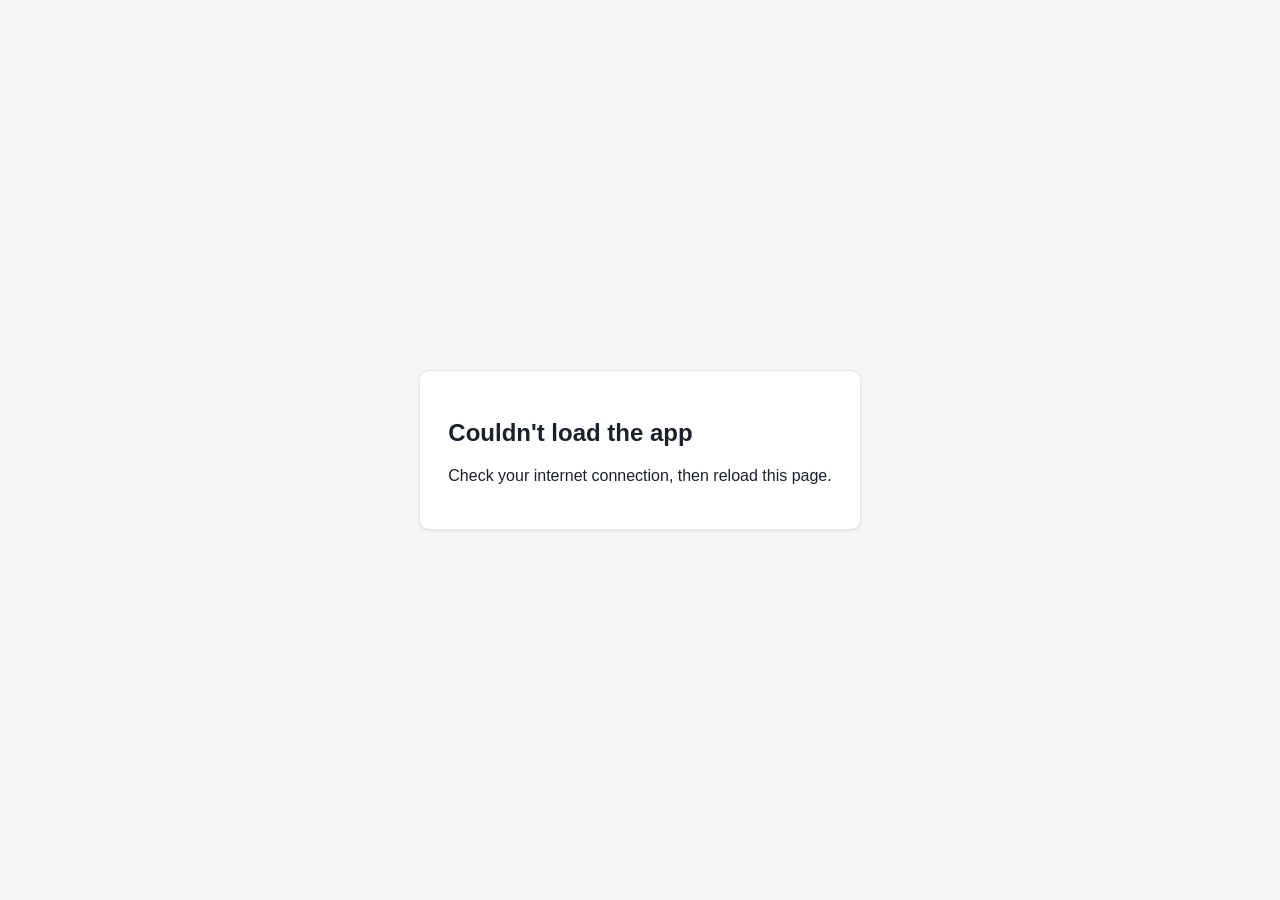
<file: index.html>
<!DOCTYPE html>
<html lang="en">
<head>
<meta charset="UTF-8">
<meta name="viewport" content="width=device-width, initial-scale=1.0">
<title>Finance Tracker</title>
<link rel="stylesheet" href="css/style.css">
</head>
<body>
<div id="loadingScreen" class="setup-notice">
  <div class="setup-notice-inner">
    <h2>Loading…</h2>
    <p id="loadingMessage">Connecting to the app.</p>
  </div>
</div>

<div id="setupNotice" class="setup-notice" hidden>
  <div class="setup-notice-inner">
    <h2>One more step</h2>
    <p>This app needs to be connected to a Supabase project before it can be used.
       Open <code>js/config.js</code> and paste in your Project URL and anon key.
       See the README for the full walkthrough.</p>
  </div>
</div>

<div id="authScreen" class="auth-screen" hidden>
  <div class="auth-card">
    <h1>Finance Tracker</h1>
    <p class="auth-subtitle">Sign in to see your data on any device.</p>
    <div class="auth-tabs">
      <button type="button" class="auth-tab active" data-tab="signin">Sign In</button>
      <button type="button" class="auth-tab" data-tab="signup">Sign Up</button>
    </div>
    <form id="signInForm" class="auth-form">
      <label>
        Email
        <input type="email" id="signInEmail" required autocomplete="email">
      </label>
      <label>
        Password
        <input type="password" id="signInPassword" required autocomplete="current-password">
      </label>
      <button type="submit" class="btn btn-primary">Sign In</button>
    </form>
    <form id="signUpForm" class="auth-form" hidden>
      <label>
        Email
        <input type="email" id="signUpEmail" required autocomplete="email">
      </label>
      <label>
        Password
        <input type="password" id="signUpPassword" required autocomplete="new-password" minlength="6">
      </label>
      <button type="submit" class="btn btn-primary">Sign Up</button>
    </form>
    <p id="authMessage" class="auth-message" hidden></p>
  </div>
</div>

<div class="app" id="appScreen" hidden>
  <header class="app-header">
    <h1>Finance Tracker</h1>
    <div class="header-actions">
      <span id="userEmail" class="user-email"></span>
      <button id="signOutBtn" class="btn btn-ghost">Log Out</button>
      <button id="exportBtn" class="btn btn-ghost">Export CSV</button>
      <label class="btn btn-ghost" for="importInput">Import CSV</label>
      <input type="file" id="importInput" accept=".csv" hidden>
    </div>
  </header>

  <section class="summary-cards">
    <div class="card">
      <span class="card-label">Balance</span>
      <span class="card-value" id="balanceValue">$0.00</span>
    </div>
    <div class="card income">
      <span class="card-label">Income</span>
      <span class="card-value" id="incomeValue">$0.00</span>
    </div>
    <div class="card expense">
      <span class="card-label">Expenses</span>
      <span class="card-value" id="expenseValue">$0.00</span>
    </div>
  </section>

  <main class="main-grid">
    <section class="panel">
      <h2>Add Transaction</h2>
      <form id="txForm" class="tx-form">
        <div class="form-row">
          <label>
            Type
            <select id="txType" required>
              <option value="expense">Expense</option>
              <option value="income">Income</option>
            </select>
          </label>
          <label>
            Amount
            <input type="number" id="txAmount" step="0.01" min="0.01" placeholder="0.00" required>
          </label>
        </div>
        <div class="form-row">
          <label>
            Category
            <select id="txCategory" required></select>
          </label>
          <label>
            Date
            <input type="date" id="txDate" required>
          </label>
        </div>
        <label>
          Description
          <input type="text" id="txDescription" placeholder="e.g. Groceries at Trader Joe's">
        </label>
        <button type="submit" class="btn btn-primary">Add Transaction</button>
      </form>

      <h2 class="section-spacer">Monthly Budgets</h2>
      <div id="budgetList" class="budget-list"></div>
      <form id="budgetForm" class="budget-form">
        <select id="budgetCategory" required></select>
        <input type="number" id="budgetAmount" step="0.01" min="0" placeholder="Budget amount">
        <button type="submit" class="btn btn-secondary">Set Budget</button>
      </form>
    </section>

    <section class="panel">
      <h2>Spending by Category</h2>
      <div id="categoryChart" class="chart-wrap"></div>
    </section>
  </main>

  <section class="panel">
    <div class="tx-list-header">
      <h2>Transactions</h2>
      <div class="filters">
        <select id="filterCategory">
          <option value="">All Categories</option>
        </select>
        <select id="filterType">
          <option value="">All Types</option>
          <option value="income">Income</option>
          <option value="expense">Expense</option>
        </select>
        <input type="month" id="filterMonth">
        <button id="clearFilters" class="btn btn-ghost">Clear</button>
      </div>
    </div>
    <div class="table-wrap">
      <table id="txTable">
        <thead>
          <tr>
            <th>Date</th>
            <th>Description</th>
            <th>Category</th>
            <th>Type</th>
            <th class="amount-col">Amount</th>
            <th></th>
          </tr>
        </thead>
        <tbody id="txTableBody"></tbody>
      </table>
      <p id="emptyState" class="empty-state" hidden>No transactions yet. Add one above to get started.</p>
    </div>
  </section>
</div>
<script src="js/config.js"></script>
<script type="module" src="js/app.js"></script>
</body>
</html>
</file>
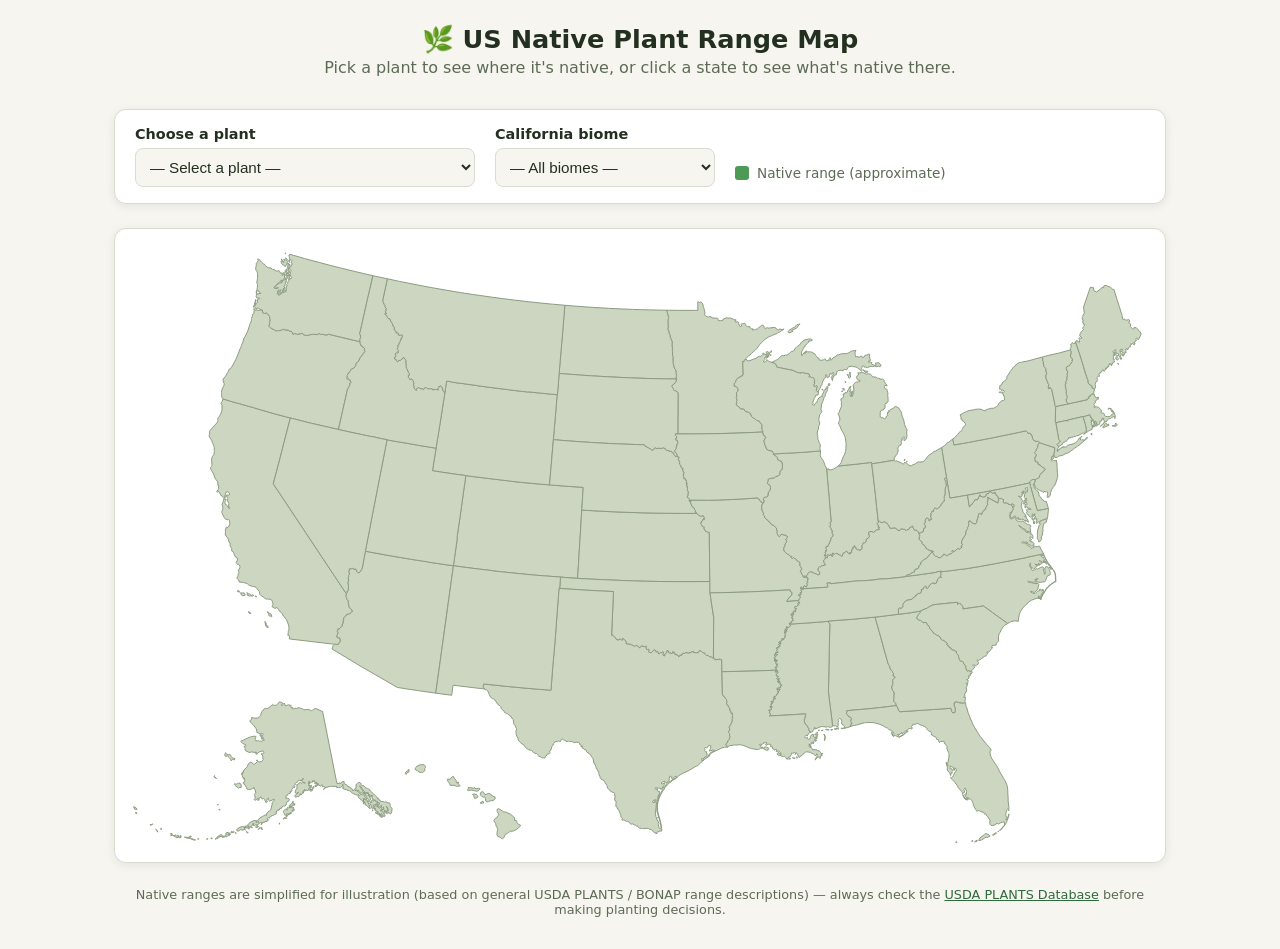
<file: plant-range-map/index.html>
<!DOCTYPE html>
<html lang="en">
<head>
<meta charset="UTF-8">
<meta name="viewport" content="width=device-width, initial-scale=1.0">
<title>US Native Plant Range Map</title>
<link rel="stylesheet" href="css/style.css">
</head>
<body>
<header class="site-header">
  <h1>🌿 US Native Plant Range Map</h1>
  <p class="subtitle">Pick a plant to see where it's native, or click a state to see what's native there.</p>
</header>

<main class="layout">
  <section class="controls">
    <div class="select-group">
      <label for="plantSelect" id="selectLabel" class="select-label">Choose a plant</label>
      <select id="plantSelect">
        <option value="">— Select a plant —</option>
      </select>
    </div>
    <div class="select-group">
      <label for="biomeSelect" class="select-label">California biome</label>
      <select id="biomeSelect">
        <option value="">— All biomes —</option>
      </select>
    </div>
    <p class="legend">
      <span class="legend-swatch"></span> Native range (approximate)
    </p>
    <button type="button" id="backButton" class="btn-back" hidden>← Back to full US map</button>
  </section>

  <section class="map-wrap">
    <svg id="usMap" viewBox="-60 5 1025 605" role="img" aria-label="Map of the United States"></svg>
    <div id="mapTooltip" class="map-tooltip" hidden></div>
  </section>

  <aside id="careCard" class="care-card" hidden>
    <button type="button" id="careCardClose" class="care-card-close" aria-label="Close">×</button>
    <div class="care-card-head">
      <h2 id="careName"></h2>
      <p id="careScientific" class="scientific-name"></p>
    </div>
    <p id="careDescription" class="description"></p>
    <dl class="care-details">
      <div><dt>Sunlight</dt><dd id="careSunlight"></dd></div>
      <div><dt>Water</dt><dd id="careWater"></dd></div>
      <div><dt>Soil</dt><dd id="careSoil"></dd></div>
      <div><dt>Hardiness zones</dt><dd id="careZones"></dd></div>
      <div><dt>Bloom time</dt><dd id="careBloom"></dd></div>
      <div><dt>Mature height</dt><dd id="careHeight"></dd></div>
    </dl>
    <p id="careNotes" class="notes"></p>
    <p id="careFunFact" class="fun-fact"><strong>🌱 Fun fact:</strong> <span id="careFunFactText"></span></p>
    <p id="careStateCount" class="state-count"></p>
  </aside>
</main>

<footer class="site-footer">
  <p>Native ranges are simplified for illustration (based on general USDA PLANTS / BONAP range
     descriptions) — always check the
     <a href="https://plants.usda.gov/" target="_blank" rel="noopener">USDA PLANTS Database</a>
     before making planting decisions.</p>
</footer>

<script src="js/vendor/d3.min.js"></script>
<script src="js/vendor/topojson-client.min.js"></script>
<script src="js/states.js"></script>
<script src="js/plants.js"></script>
<script src="js/app.js"></script>
</body>
</html>
</file>
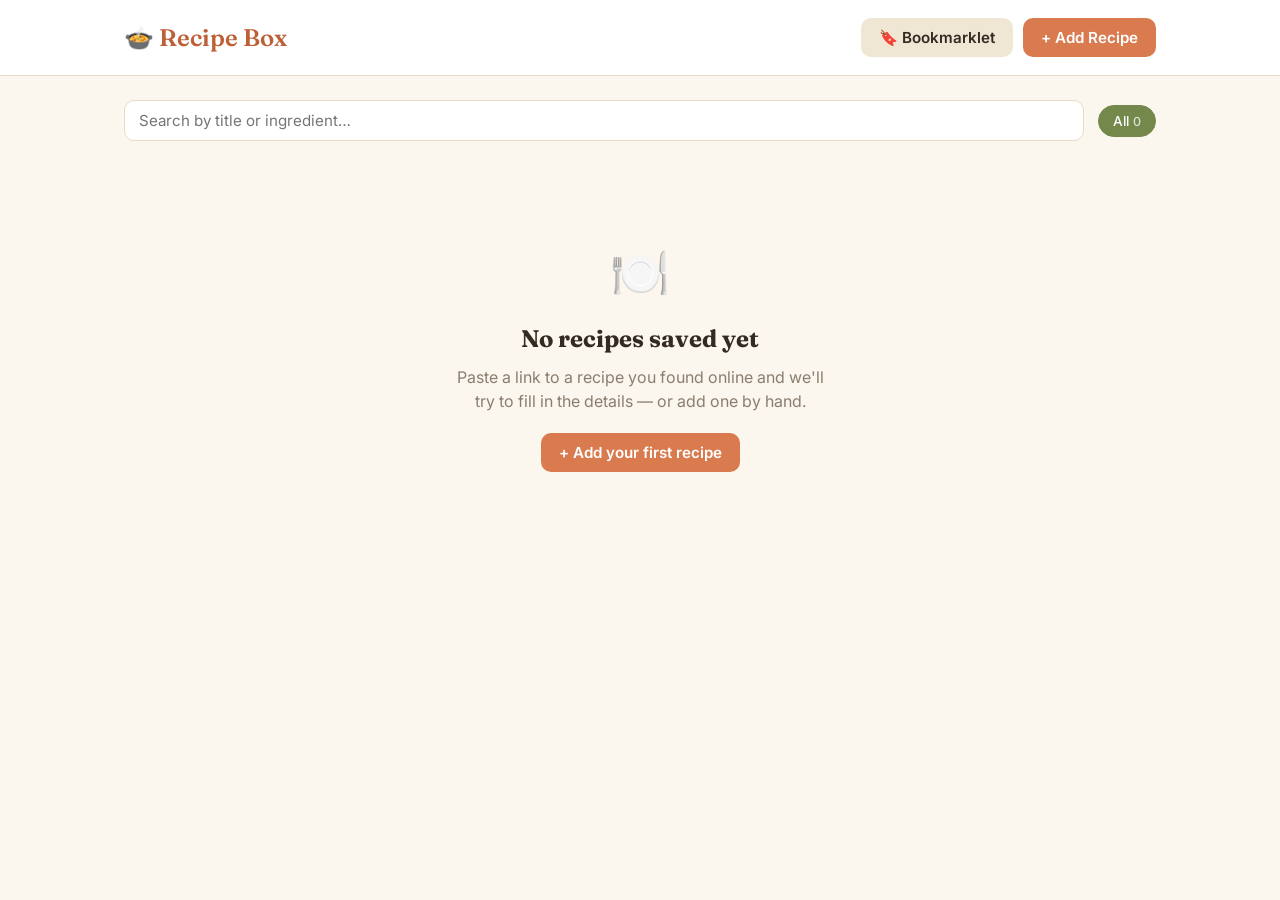
<file: recipe-box/index.html>
<!DOCTYPE html>
<html lang="en">
<head>
<meta charset="UTF-8">
<meta name="viewport" content="width=device-width, initial-scale=1.0">
<title>Recipe Box</title>
<link rel="preconnect" href="https://fonts.googleapis.com">
<link rel="preconnect" href="https://fonts.gstatic.com" crossorigin>
<link href="https://fonts.googleapis.com/css2?family=Fraunces:opsz,wght@9..144,500;9..144,600;9..144,700&family=Inter:wght@400;500;600;700&display=swap" rel="stylesheet">
<link rel="stylesheet" href="css/style.css">
</head>
<body>

<header class="app-header">
  <div class="header-inner">
    <h1 class="logo">🍲 Recipe Box</h1>
    <div class="header-actions">
      <button id="bookmarkletBtn" class="btn btn-secondary">🔖 Bookmarklet</button>
      <button id="addBtn" class="btn btn-primary">+ Add Recipe</button>
    </div>
  </div>
</header>

<main class="app-main">
  <div class="controls" id="controls" hidden>
    <input type="search" id="searchInput" class="search-input" placeholder="Search by title or ingredient…">
    <div class="cuisine-pills" id="cuisinePills"></div>
  </div>

  <div id="emptyState" class="empty-state">
    <div class="empty-emoji">🍽️</div>
    <h2>No recipes saved yet</h2>
    <p>Paste a link to a recipe you found online and we'll try to fill in the details — or add one by hand.</p>
    <button id="emptyAddBtn" class="btn btn-primary">+ Add your first recipe</button>
  </div>

  <p id="noResults" class="no-results" hidden>No recipes match your search.</p>

  <div id="grid" class="recipe-grid"></div>
</main>

<dialog id="formDialog" class="dialog">
  <form id="recipeForm" class="recipe-form">
    <div class="dialog-head">
      <h2 id="formTitle">Add a recipe</h2>
      <button type="button" id="cancelFormBtnX" class="icon-btn" aria-label="Close">×</button>
    </div>

    <div class="fetch-row">
      <label class="field grow">
        <span>Recipe URL</span>
        <input type="url" id="sourceUrl" placeholder="https://example.com/recipe">
      </label>
      <button type="button" id="fetchBtn" class="btn btn-secondary">Fetch details</button>
    </div>
    <p id="fetchStatus" class="fetch-status"></p>

    <label class="field">
      <span>Title *</span>
      <input type="text" id="titleInput" required>
    </label>

    <div class="field-row">
      <label class="field">
        <span>Cuisine</span>
        <select id="cuisineSelect">
          <option value="">Select…</option>
          <option value="Italian">Italian</option>
          <option value="Mexican">Mexican</option>
          <option value="Chinese">Chinese</option>
          <option value="Japanese">Japanese</option>
          <option value="Thai">Thai</option>
          <option value="Indian">Indian</option>
          <option value="French">French</option>
          <option value="Mediterranean">Mediterranean</option>
          <option value="American">American</option>
          <option value="Greek">Greek</option>
          <option value="Korean">Korean</option>
          <option value="Vietnamese">Vietnamese</option>
          <option value="Middle Eastern">Middle Eastern</option>
          <option value="Spanish">Spanish</option>
          <option value="Caribbean">Caribbean</option>
          <option value="German">German</option>
          <option value="British">British</option>
          <option value="African">African</option>
          <option value="__other__">Other…</option>
        </select>
      </label>
      <label class="field" id="customCuisineField" hidden>
        <span>Custom cuisine</span>
        <input type="text" id="customCuisineInput" placeholder="e.g. Peruvian">
      </label>
    </div>

    <label class="field">
      <span>Image URL</span>
      <input type="url" id="imageInput" placeholder="https://…">
    </label>

    <label class="field">
      <span>Ingredients <small>(one per line)</small></span>
      <textarea id="ingredientsInput" rows="6" placeholder="2 cups flour&#10;1 tsp salt&#10;…"></textarea>
    </label>

    <label class="field">
      <span>Instructions <small>(one step per line)</small></span>
      <textarea id="instructionsInput" rows="6" placeholder="Preheat oven to 375°F&#10;Mix dry ingredients&#10;…"></textarea>
    </label>

    <label class="field">
      <span>Notes</span>
      <textarea id="notesInput" rows="3" placeholder="Optional — substitutions, who you made this for, how it turned out…"></textarea>
    </label>

    <div class="form-actions">
      <button type="button" id="cancelFormBtn" class="btn btn-ghost">Cancel</button>
      <button type="submit" class="btn btn-primary">Save recipe</button>
    </div>
  </form>
</dialog>

<dialog id="detailDialog" class="dialog detail-dialog">
  <div id="detailContent"></div>
</dialog>

<dialog id="bookmarkletDialog" class="dialog">
  <div class="bookmarklet-content">
    <div class="dialog-head">
      <h2>Save recipes from any page</h2>
      <button type="button" class="icon-btn" id="bookmarkletCloseBtn" aria-label="Close">×</button>
    </div>
    <p>Drag this button to your bookmarks bar:</p>
    <a id="bookmarkletLink" class="btn btn-primary bookmarklet-link" href="#">🍲 Save to Recipe Box</a>
    <p class="bookmarklet-help">Then, while viewing any recipe page, click it in your bookmarks bar — Recipe Box opens in a new tab with the details already filled in, ready to review and save.</p>
    <p class="bookmarklet-help">Bookmarks bar hidden, or on mobile? Right-click any existing bookmark → <strong>Add page</strong> (wording varies by browser), name it "Save to Recipe Box", and paste this as the URL instead:</p>
    <textarea id="bookmarkletCode" class="bookmarklet-code" rows="3" readonly></textarea>
    <button type="button" class="btn btn-secondary" id="bookmarkletCopyBtn">Copy link</button>
  </div>
</dialog>

<div id="toast" class="toast" hidden></div>

<script src="js/app.js"></script>
</body>
</html>
</file>
<file: css/style.css>
:root {
  --bg: #f4f6f8;
  --panel-bg: #ffffff;
  --text: #1c2128;
  --text-muted: #6b7280;
  --border: #e2e5e9;
  --primary: #2563eb;
  --primary-hover: #1d4ed8;
  --income: #16a34a;
  --expense: #dc2626;
  --danger: #dc2626;
  --radius: 10px;
  --shadow: 0 1px 3px rgba(0, 0, 0, 0.08);
}

@media (prefers-color-scheme: dark) {
  :root {
    --bg: #14171c;
    --panel-bg: #1c2028;
    --text: #e6e9ef;
    --text-muted: #9099a8;
    --border: #2b303b;
    --primary: #3b82f6;
    --primary-hover: #60a5fa;
    --income: #4ade80;
    --expense: #f87171;
    --shadow: 0 1px 3px rgba(0, 0, 0, 0.4);
  }
}

* { box-sizing: border-box; }

body {
  margin: 0;
  font-family: -apple-system, BlinkMacSystemFont, "Segoe UI", Roboto, Helvetica, Arial, sans-serif;
  background: var(--bg);
  color: var(--text);
}

.app {
  max-width: 1100px;
  margin: 0 auto;
  padding: 24px 20px 60px;
}

.app-header {
  display: flex;
  align-items: center;
  justify-content: space-between;
  margin-bottom: 24px;
  flex-wrap: wrap;
  gap: 12px;
}

.app-header h1 {
  font-size: 1.6rem;
  margin: 0;
}

.header-actions {
  display: flex;
  gap: 10px;
}

.summary-cards {
  display: grid;
  grid-template-columns: repeat(3, 1fr);
  gap: 16px;
  margin-bottom: 24px;
}

.card {
  background: var(--panel-bg);
  border: 1px solid var(--border);
  border-radius: var(--radius);
  padding: 18px 20px;
  box-shadow: var(--shadow);
  display: flex;
  flex-direction: column;
  gap: 6px;
}

.card-label {
  color: var(--text-muted);
  font-size: 0.85rem;
  font-weight: 600;
  text-transform: uppercase;
  letter-spacing: 0.03em;
}

.card-value {
  font-size: 1.6rem;
  font-weight: 700;
}

.card.income .card-value { color: var(--income); }
.card.expense .card-value { color: var(--expense); }

.main-grid {
  display: grid;
  grid-template-columns: 1.1fr 0.9fr;
  gap: 16px;
  margin-bottom: 16px;
}

.panel {
  background: var(--panel-bg);
  border: 1px solid var(--border);
  border-radius: var(--radius);
  padding: 20px;
  box-shadow: var(--shadow);
  margin-bottom: 16px;
}

.panel h2 {
  margin-top: 0;
  font-size: 1.1rem;
}

.section-spacer {
  margin-top: 28px;
}

.tx-form, .budget-form {
  display: flex;
  flex-direction: column;
  gap: 12px;
}

.form-row {
  display: grid;
  grid-template-columns: 1fr 1fr;
  gap: 12px;
}

label {
  display: flex;
  flex-direction: column;
  gap: 4px;
  font-size: 0.85rem;
  color: var(--text-muted);
  font-weight: 600;
}

input, select, button {
  font-family: inherit;
  font-size: 0.95rem;
}

input, select {
  padding: 9px 10px;
  border-radius: 8px;
  border: 1px solid var(--border);
  background: var(--bg);
  color: var(--text);
}

input:focus, select:focus {
  outline: 2px solid var(--primary);
  outline-offset: 1px;
}

.btn {
  border: none;
  border-radius: 8px;
  padding: 10px 16px;
  font-weight: 600;
  cursor: pointer;
  transition: background 0.15s ease;
  display: inline-flex;
  align-items: center;
  justify-content: center;
}

.btn-primary {
  background: var(--primary);
  color: white;
}
.btn-primary:hover { background: var(--primary-hover); }

.btn-secondary {
  background: var(--border);
  color: var(--text);
}
.btn-secondary:hover { opacity: 0.85; }

.btn-ghost {
  background: transparent;
  border: 1px solid var(--border);
  color: var(--text);
}
.btn-ghost:hover { background: var(--border); }

.btn-icon {
  background: transparent;
  border: none;
  color: var(--text-muted);
  cursor: pointer;
  font-size: 1rem;
  padding: 4px 8px;
  border-radius: 6px;
}
.btn-icon:hover {
  background: var(--border);
  color: var(--danger);
}

.budget-form {
  flex-direction: row;
  margin-top: 10px;
  gap: 8px;
}
.budget-form select { flex: 1; }
.budget-form input { width: 130px; }

.budget-list {
  display: flex;
  flex-direction: column;
  gap: 12px;
}

.budget-item {
  display: flex;
  flex-direction: column;
  gap: 4px;
}

.budget-item-top {
  display: flex;
  justify-content: space-between;
  font-size: 0.85rem;
}

.budget-item-top .cat-name { font-weight: 600; }
.budget-item-top .amounts { color: var(--text-muted); }
.budget-item-top .amounts.over { color: var(--danger); font-weight: 600; }

.progress-track {
  height: 8px;
  background: var(--border);
  border-radius: 4px;
  overflow: hidden;
}

.progress-fill {
  height: 100%;
  background: var(--primary);
  border-radius: 4px;
}
.progress-fill.over { background: var(--danger); }

.empty-hint {
  color: var(--text-muted);
  font-size: 0.85rem;
}

.chart-wrap {
  display: flex;
  gap: 20px;
  align-items: center;
  flex-wrap: wrap;
}

.chart-legend {
  display: flex;
  flex-direction: column;
  gap: 8px;
  font-size: 0.85rem;
  flex: 1;
  min-width: 160px;
}

.legend-row {
  display: flex;
  align-items: center;
  gap: 8px;
  justify-content: space-between;
}

.legend-swatch {
  width: 10px;
  height: 10px;
  border-radius: 2px;
  display: inline-block;
  margin-right: 6px;
  flex-shrink: 0;
}

.legend-name {
  display: flex;
  align-items: center;
  overflow: hidden;
  text-overflow: ellipsis;
  white-space: nowrap;
}

.legend-value {
  color: var(--text-muted);
  white-space: nowrap;
}

.tx-list-header {
  display: flex;
  justify-content: space-between;
  align-items: center;
  flex-wrap: wrap;
  gap: 12px;
  margin-bottom: 12px;
}

.filters {
  display: flex;
  gap: 8px;
  flex-wrap: wrap;
}

.filters select, .filters input {
  padding: 7px 9px;
}

.table-wrap {
  overflow-x: auto;
}

table {
  width: 100%;
  border-collapse: collapse;
  font-size: 0.9rem;
}

th, td {
  text-align: left;
  padding: 10px 8px;
  border-bottom: 1px solid var(--border);
  white-space: nowrap;
}

th {
  color: var(--text-muted);
  font-size: 0.78rem;
  text-transform: uppercase;
  letter-spacing: 0.03em;
}

.amount-col { text-align: right; }
td.amount-col { text-align: right; font-weight: 600; }
td.amount-col.income { color: var(--income); }
td.amount-col.expense { color: var(--expense); }

.empty-state {
  text-align: center;
  color: var(--text-muted);
  padding: 30px 0;
}

@media (max-width: 720px) {
  .summary-cards { grid-template-columns: 1fr; }
  .main-grid { grid-template-columns: 1fr; }
  .form-row { grid-template-columns: 1fr; }
}

.setup-notice[hidden], .auth-screen[hidden], .auth-form[hidden] {
  display: none;
}

.setup-notice {
  min-height: 100vh;
  display: flex;
  align-items: center;
  justify-content: center;
  padding: 24px;
}

.setup-notice-inner {
  max-width: 480px;
  background: var(--panel-bg);
  border: 1px solid var(--border);
  border-radius: var(--radius);
  padding: 28px;
  box-shadow: var(--shadow);
}

.setup-notice-inner code {
  background: var(--bg);
  padding: 2px 6px;
  border-radius: 4px;
  font-size: 0.9em;
}

.auth-screen {
  min-height: 100vh;
  display: flex;
  align-items: center;
  justify-content: center;
  padding: 24px;
}

.auth-card {
  width: 100%;
  max-width: 380px;
  background: var(--panel-bg);
  border: 1px solid var(--border);
  border-radius: var(--radius);
  padding: 28px;
  box-shadow: var(--shadow);
}

.auth-card h1 {
  margin: 0 0 4px;
  font-size: 1.4rem;
  text-align: center;
}

.auth-subtitle {
  text-align: center;
  color: var(--text-muted);
  font-size: 0.9rem;
  margin: 0 0 20px;
}

.auth-tabs {
  display: flex;
  border: 1px solid var(--border);
  border-radius: 8px;
  overflow: hidden;
  margin-bottom: 18px;
}

.auth-tab {
  flex: 1;
  padding: 9px 0;
  border: none;
  background: var(--bg);
  color: var(--text-muted);
  font-weight: 600;
  cursor: pointer;
}

.auth-tab.active {
  background: var(--primary);
  color: white;
}

.auth-form {
  display: flex;
  flex-direction: column;
  gap: 14px;
}

.auth-message {
  margin: 14px 0 0;
  font-size: 0.85rem;
  text-align: center;
  color: var(--text-muted);
}

.auth-message.error {
  color: var(--danger);
}

.auth-message.success {
  color: var(--income);
}

.user-email {
  color: var(--text-muted);
  font-size: 0.85rem;
  align-self: center;
  margin-right: 4px;
}
</file>
<file: plant-range-map/css/style.css>
:root {
  --bg: #f7f5ef;
  --text: #23301f;
  --muted: #5c6b56;
  --panel: #ffffff;
  --border: #d9dccf;
  --accent: #2f6b3c;
  --accent-light: #a9d4ac;
  --state-fill: #cdd6c0;
  --state-stroke: #8c9c81;
  --state-native: #4c9a55;
  --state-hover: #a9c49b;
  --shadow: 0 2px 10px rgba(0, 0, 0, 0.08);
}

@media (prefers-color-scheme: dark) {
  :root {
    --bg: #171b15;
    --text: #e8ede4;
    --muted: #a2ac9a;
    --panel: #20261d;
    --border: #333c2d;
    --accent: #7fce8c;
    --accent-light: #2f4530;
    --state-fill: #33402c;
    --state-stroke: #566848;
    --state-native: #4c9a55;
    --state-hover: #47593c;
    --shadow: 0 2px 14px rgba(0, 0, 0, 0.4);
  }
}

* { box-sizing: border-box; }

body {
  margin: 0;
  font-family: "Segoe UI", system-ui, -apple-system, sans-serif;
  background: var(--bg);
  color: var(--text);
}

.site-header {
  padding: 1.5rem 1.5rem 0.5rem;
  text-align: center;
}

.site-header h1 {
  margin: 0 0 0.25rem;
  font-size: 1.6rem;
}

.subtitle {
  margin: 0;
  color: var(--muted);
}

.layout {
  display: flex;
  flex-direction: column;
  gap: 1.5rem;
  max-width: 1100px;
  margin: 1.5rem auto;
  padding: 0 1.5rem;
}

.controls {
  display: flex;
  align-items: flex-end;
  flex-wrap: wrap;
  gap: 1.25rem;
  background: var(--panel);
  border: 1px solid var(--border);
  border-radius: 12px;
  padding: 1rem 1.25rem;
  box-shadow: var(--shadow);
}

.select-group {
  display: flex;
  flex-direction: column;
  gap: 0.4rem;
}

.select-label {
  font-weight: 600;
  font-size: 0.9rem;
}

#plantSelect {
  width: 340px;
  max-width: 100%;
  padding: 0.55rem 0.6rem;
  border-radius: 8px;
  border: 1px solid var(--border);
  background: var(--bg);
  color: var(--text);
  font-size: 0.95rem;
}

#plantSelect:disabled {
  opacity: 0.7;
}

#biomeSelect {
  width: 220px;
  max-width: 100%;
  padding: 0.55rem 0.6rem;
  border-radius: 8px;
  border: 1px solid var(--border);
  background: var(--bg);
  color: var(--text);
  font-size: 0.95rem;
}

.legend {
  display: flex;
  align-items: center;
  gap: 0.5rem;
  margin: 0 0 0.35rem;
  font-size: 0.85rem;
  color: var(--muted);
}

.legend-swatch {
  width: 14px;
  height: 14px;
  border-radius: 3px;
  background: var(--state-native);
  display: inline-block;
}

.btn-back {
  margin: 0 0 0.15rem auto;
  padding: 0.55rem 1rem;
  border-radius: 8px;
  border: 1px solid var(--accent);
  background: transparent;
  color: var(--accent);
  font-size: 0.9rem;
  font-weight: 600;
  cursor: pointer;
}

.btn-back:hover {
  background: var(--accent-light);
}

.map-wrap {
  position: relative;
  background: var(--panel);
  border: 1px solid var(--border);
  border-radius: 12px;
  box-shadow: var(--shadow);
  padding: 1rem;
}

#usMap {
  width: 100%;
  height: auto;
  display: block;
  overflow: hidden;
}

.state {
  fill: var(--state-fill);
  stroke: var(--state-stroke);
  stroke-width: 1px;
  vector-effect: non-scaling-stroke;
  cursor: pointer;
  transition: fill 0.15s ease;
}

.state:hover {
  fill: var(--state-hover);
}

.state.native {
  fill: var(--state-native);
}

.state.native:hover {
  fill: var(--accent);
}

.states {
  transition: none;
}

.map-tooltip {
  position: absolute;
  pointer-events: none;
  background: var(--text);
  color: var(--bg);
  padding: 0.25rem 0.55rem;
  border-radius: 6px;
  font-size: 0.8rem;
  white-space: nowrap;
  z-index: 5;
}

.map-error {
  background: #f8d7da;
  color: #58151c;
  padding: 0.75rem 1rem;
  border-radius: 8px;
  margin-bottom: 1rem;
  font-size: 0.9rem;
}

.care-card {
  width: 100%;
  background: var(--panel);
  border: 1px solid var(--border);
  border-radius: 12px;
  box-shadow: var(--shadow);
  padding: 1.5rem 1.75rem;
  position: relative;
}

.care-card-close {
  position: absolute;
  top: 0.9rem;
  right: 0.9rem;
  border: none;
  background: none;
  color: var(--muted);
  font-size: 1.5rem;
  line-height: 1;
  cursor: pointer;
  padding: 0.2rem 0.5rem;
  border-radius: 6px;
}

.care-card-close:hover {
  background: var(--accent-light);
  color: var(--text);
}

.care-card-head {
  padding-right: 2rem;
  margin-bottom: 0.75rem;
}

.care-card h2 {
  margin: 0 0 0.15rem;
  font-size: 1.5rem;
}

.scientific-name {
  font-style: italic;
  color: var(--muted);
  margin: 0;
}

.description {
  margin: 0 0 1.25rem;
  font-size: 1rem;
  max-width: 70ch;
}

.care-details {
  display: grid;
  grid-template-columns: repeat(auto-fit, minmax(200px, 1fr));
  gap: 0.75rem 1.5rem;
  margin: 0 0 1.25rem;
}

.care-details > div {
  display: flex;
  flex-direction: column;
  gap: 0.15rem;
  border-bottom: 1px dashed var(--border);
  padding-bottom: 0.5rem;
  font-size: 0.95rem;
}

.care-details dt {
  color: var(--muted);
  font-weight: 600;
  font-size: 0.8rem;
  text-transform: uppercase;
  letter-spacing: 0.03em;
}

.care-details dd {
  margin: 0;
}

.notes {
  font-size: 0.95rem;
  color: var(--muted);
  max-width: 80ch;
  margin: 0 0 0.75rem;
}

.fun-fact {
  font-size: 0.95rem;
  max-width: 80ch;
  margin: 0 0 0.75rem;
  padding: 0.65rem 0.9rem;
  background: var(--accent-light);
  border-radius: 8px;
}

.fun-fact strong {
  color: var(--accent);
}

.state-count {
  font-size: 0.85rem;
  color: var(--accent);
  font-weight: 600;
  margin: 0;
}

.site-footer {
  max-width: 1100px;
  margin: 0 auto 2rem;
  padding: 0 1.5rem;
  color: var(--muted);
  font-size: 0.8rem;
  text-align: center;
}

.site-footer a {
  color: var(--accent);
}

@media (max-width: 700px) {
  .controls {
    align-items: stretch;
  }
  #plantSelect,
  #biomeSelect {
    width: 100%;
  }
  .btn-back {
    margin-left: 0;
  }
  .care-card {
    padding: 1.25rem;
  }
}
</file>
<file: recipe-box/css/style.css>
:root {
  --cream: #FBF6EE;
  --cream-dark: #F0E6D4;
  --terracotta: #D97B4F;
  --terracotta-dark: #BD5F37;
  --olive: #74884B;
  --olive-dark: #5E6F3C;
  --ink: #332A22;
  --muted: #8A7E70;
  --card-bg: #FFFFFF;
  --border: #E8DCC8;
  --radius: 14px;
  --shadow: 0 4px 16px rgba(51, 42, 34, 0.08);
  --shadow-lg: 0 12px 32px rgba(51, 42, 34, 0.18);
}

* { box-sizing: border-box; }

body {
  margin: 0;
  background: var(--cream);
  color: var(--ink);
  font-family: 'Inter', -apple-system, BlinkMacSystemFont, sans-serif;
  line-height: 1.5;
}

h1, h2, h3 {
  font-family: 'Fraunces', Georgia, serif;
  margin: 0;
}

/* Header */

.app-header {
  background: var(--card-bg);
  border-bottom: 1px solid var(--border);
  position: sticky;
  top: 0;
  z-index: 10;
}

.header-inner {
  max-width: 1080px;
  margin: 0 auto;
  padding: 18px 24px;
  display: flex;
  align-items: center;
  justify-content: space-between;
  gap: 16px;
  flex-wrap: wrap;
}

.header-actions {
  display: flex;
  gap: 10px;
  flex-wrap: wrap;
}

.logo {
  font-size: 1.5rem;
  font-weight: 600;
  color: var(--terracotta-dark);
}

/* Buttons */

.btn {
  font-family: 'Inter', sans-serif;
  font-size: 0.95rem;
  font-weight: 600;
  padding: 10px 18px;
  border-radius: 10px;
  border: none;
  cursor: pointer;
  transition: transform 0.08s ease, box-shadow 0.15s ease, background 0.15s ease;
  white-space: nowrap;
}

.btn:active { transform: scale(0.97); }

.btn-primary {
  background: var(--terracotta);
  color: #fff;
}
.btn-primary:hover { background: var(--terracotta-dark); }

.btn-secondary {
  background: var(--cream-dark);
  color: var(--ink);
}
.btn-secondary:hover { background: var(--border); }

.btn-ghost {
  background: transparent;
  color: var(--muted);
}
.btn-ghost:hover { color: var(--ink); }

.btn-danger {
  background: #fff;
  color: #B1452E;
  border: 1px solid #E3BBAB;
}
.btn-danger:hover { background: #FBEDE8; }

.icon-btn {
  background: none;
  border: none;
  font-size: 1.5rem;
  line-height: 1;
  color: var(--muted);
  cursor: pointer;
  padding: 4px 8px;
  border-radius: 8px;
}
.icon-btn:hover { background: var(--cream-dark); color: var(--ink); }

/* Main / controls */

.app-main {
  max-width: 1080px;
  margin: 0 auto;
  padding: 24px;
}

.controls {
  display: flex;
  flex-wrap: wrap;
  align-items: center;
  gap: 14px;
  margin-bottom: 24px;
}

.search-input {
  flex: 1 1 240px;
  padding: 10px 14px;
  border-radius: 10px;
  border: 1px solid var(--border);
  background: var(--card-bg);
  font-size: 0.95rem;
  font-family: inherit;
}
.search-input:focus {
  outline: none;
  border-color: var(--terracotta);
  box-shadow: 0 0 0 3px rgba(217, 123, 79, 0.15);
}

.cuisine-pills {
  display: flex;
  flex-wrap: wrap;
  gap: 8px;
}

.pill {
  font-family: inherit;
  font-size: 0.85rem;
  font-weight: 500;
  padding: 7px 14px;
  border-radius: 999px;
  border: 1px solid var(--border);
  background: var(--card-bg);
  color: var(--ink);
  cursor: pointer;
  transition: all 0.12s ease;
}
.pill:hover { border-color: var(--terracotta); }
.pill.active {
  background: var(--olive);
  border-color: var(--olive);
  color: #fff;
}
.pill .count {
  color: var(--muted);
  font-size: 0.78rem;
}
.pill.active .count { color: rgba(255,255,255,0.75); }

/* Empty state */

.empty-state {
  text-align: center;
  padding: 72px 24px;
  color: var(--muted);
}
.empty-emoji { font-size: 3rem; margin-bottom: 12px; }
.empty-state h2 { color: var(--ink); margin-bottom: 8px; }
.empty-state p { max-width: 380px; margin: 0 auto 20px; }

.no-results {
  text-align: center;
  color: var(--muted);
  padding: 48px 0;
}

/* Recipe grid */

.recipe-grid {
  display: grid;
  grid-template-columns: repeat(auto-fill, minmax(240px, 1fr));
  gap: 22px;
}

.recipe-card {
  background: var(--card-bg);
  border-radius: var(--radius);
  overflow: hidden;
  box-shadow: var(--shadow);
  cursor: pointer;
  transition: transform 0.15s ease, box-shadow 0.15s ease;
  border: 1px solid var(--border);
}
.recipe-card:hover {
  transform: translateY(-4px);
  box-shadow: var(--shadow-lg);
}

.card-img {
  height: 160px;
  background: linear-gradient(135deg, var(--cream-dark), #E7D9BE);
  display: flex;
  align-items: center;
  justify-content: center;
  font-size: 2.5rem;
  overflow: hidden;
}
.card-img img {
  width: 100%;
  height: 100%;
  object-fit: cover;
  display: block;
}

.card-body {
  padding: 14px 16px 16px;
}
.card-body h3 {
  font-size: 1.05rem;
  margin-bottom: 8px;
  color: var(--ink);
}

.badge {
  display: inline-block;
  font-size: 0.78rem;
  font-weight: 600;
  padding: 3px 10px;
  border-radius: 999px;
  background: rgba(116, 136, 75, 0.12);
  color: var(--olive-dark);
}

/* Dialogs */

.dialog {
  border: none;
  border-radius: 18px;
  padding: 0;
  max-width: 560px;
  width: 92vw;
  box-shadow: var(--shadow-lg);
  background: var(--card-bg);
}
.dialog::backdrop {
  background: rgba(51, 42, 34, 0.45);
  backdrop-filter: blur(2px);
}
.detail-dialog { max-width: 680px; }

.recipe-form {
  padding: 24px 28px 28px;
  display: flex;
  flex-direction: column;
  gap: 16px;
  max-height: 82vh;
  overflow-y: auto;
}

.dialog-head {
  display: flex;
  align-items: center;
  justify-content: space-between;
}

.fetch-row {
  display: flex;
  gap: 10px;
  align-items: flex-end;
}
.fetch-status {
  margin: -4px 0 0;
  font-size: 0.85rem;
  color: var(--muted);
  min-height: 1.1em;
}

.field {
  display: flex;
  flex-direction: column;
  gap: 6px;
  flex: 1;
}
.field.grow { flex: 2; }
.field span { font-size: 0.85rem; font-weight: 600; color: var(--ink); }
.field small { font-weight: 400; color: var(--muted); }

.field input, .field select, .field textarea {
  font-family: inherit;
  font-size: 0.95rem;
  padding: 9px 12px;
  border-radius: 9px;
  border: 1px solid var(--border);
  background: var(--cream);
  resize: vertical;
}
.field input:focus, .field select:focus, .field textarea:focus {
  outline: none;
  border-color: var(--terracotta);
  box-shadow: 0 0 0 3px rgba(217, 123, 79, 0.15);
}

.field-row {
  display: flex;
  gap: 14px;
}

.form-actions {
  display: flex;
  justify-content: flex-end;
  gap: 10px;
  margin-top: 4px;
}

/* Detail view */

.detail-body { padding: 0 0 8px; }
.detail-img {
  width: 100%;
  height: 260px;
  object-fit: cover;
  display: block;
  background: linear-gradient(135deg, var(--cream-dark), #E7D9BE);
}
.detail-text { padding: 20px 28px 28px; }
.detail-top {
  display: flex;
  align-items: flex-start;
  justify-content: space-between;
  gap: 12px;
}
.detail-text h2 { font-size: 1.5rem; margin-bottom: 8px; }
.detail-source {
  display: inline-block;
  margin: 8px 0 18px;
  font-size: 0.88rem;
  color: var(--terracotta-dark);
  text-decoration: none;
  font-weight: 600;
}
.detail-source:hover { text-decoration: underline; }

.detail-section { margin-bottom: 20px; }
.detail-section h3 {
  font-size: 1rem;
  color: var(--olive-dark);
  margin-bottom: 10px;
}
.detail-section ul, .detail-section ol {
  margin: 0;
  padding-left: 22px;
}
.detail-section li { margin-bottom: 6px; }
.detail-notes {
  white-space: pre-wrap;
  color: var(--muted);
  font-size: 0.95rem;
}

.detail-actions {
  display: flex;
  gap: 10px;
  margin-top: 8px;
}

/* Bookmarklet dialog */

.bookmarklet-content {
  padding: 24px 28px 28px;
  display: flex;
  flex-direction: column;
  gap: 12px;
}

.bookmarklet-link {
  align-self: flex-start;
  text-decoration: none;
  cursor: grab;
}
.bookmarklet-link:active { cursor: grabbing; }

.bookmarklet-help {
  margin: 0;
  font-size: 0.85rem;
  color: var(--muted);
}
.bookmarklet-help strong { color: var(--ink); }

.bookmarklet-code {
  font-family: ui-monospace, SFMono-Regular, Menlo, monospace;
  font-size: 0.72rem;
  padding: 10px 12px;
  border-radius: 9px;
  border: 1px solid var(--border);
  background: var(--cream);
  resize: vertical;
  word-break: break-all;
}

/* Toast */

.toast {
  position: fixed;
  bottom: 28px;
  left: 50%;
  transform: translateX(-50%) translateY(16px);
  background: var(--ink);
  color: #fff;
  padding: 12px 22px;
  border-radius: 999px;
  font-size: 0.9rem;
  box-shadow: var(--shadow-lg);
  opacity: 0;
  transition: opacity 0.2s ease, transform 0.2s ease;
  z-index: 100;
}
.toast.show {
  opacity: 1;
  transform: translateX(-50%) translateY(0);
}

/* Responsive */

@media (max-width: 560px) {
  .header-inner { padding: 14px 16px; }
  .app-main { padding: 16px; }
  .field-row { flex-direction: column; }
  .fetch-row { flex-direction: column; align-items: stretch; }
  .detail-text { padding: 16px 20px 24px; }
}
</file>
